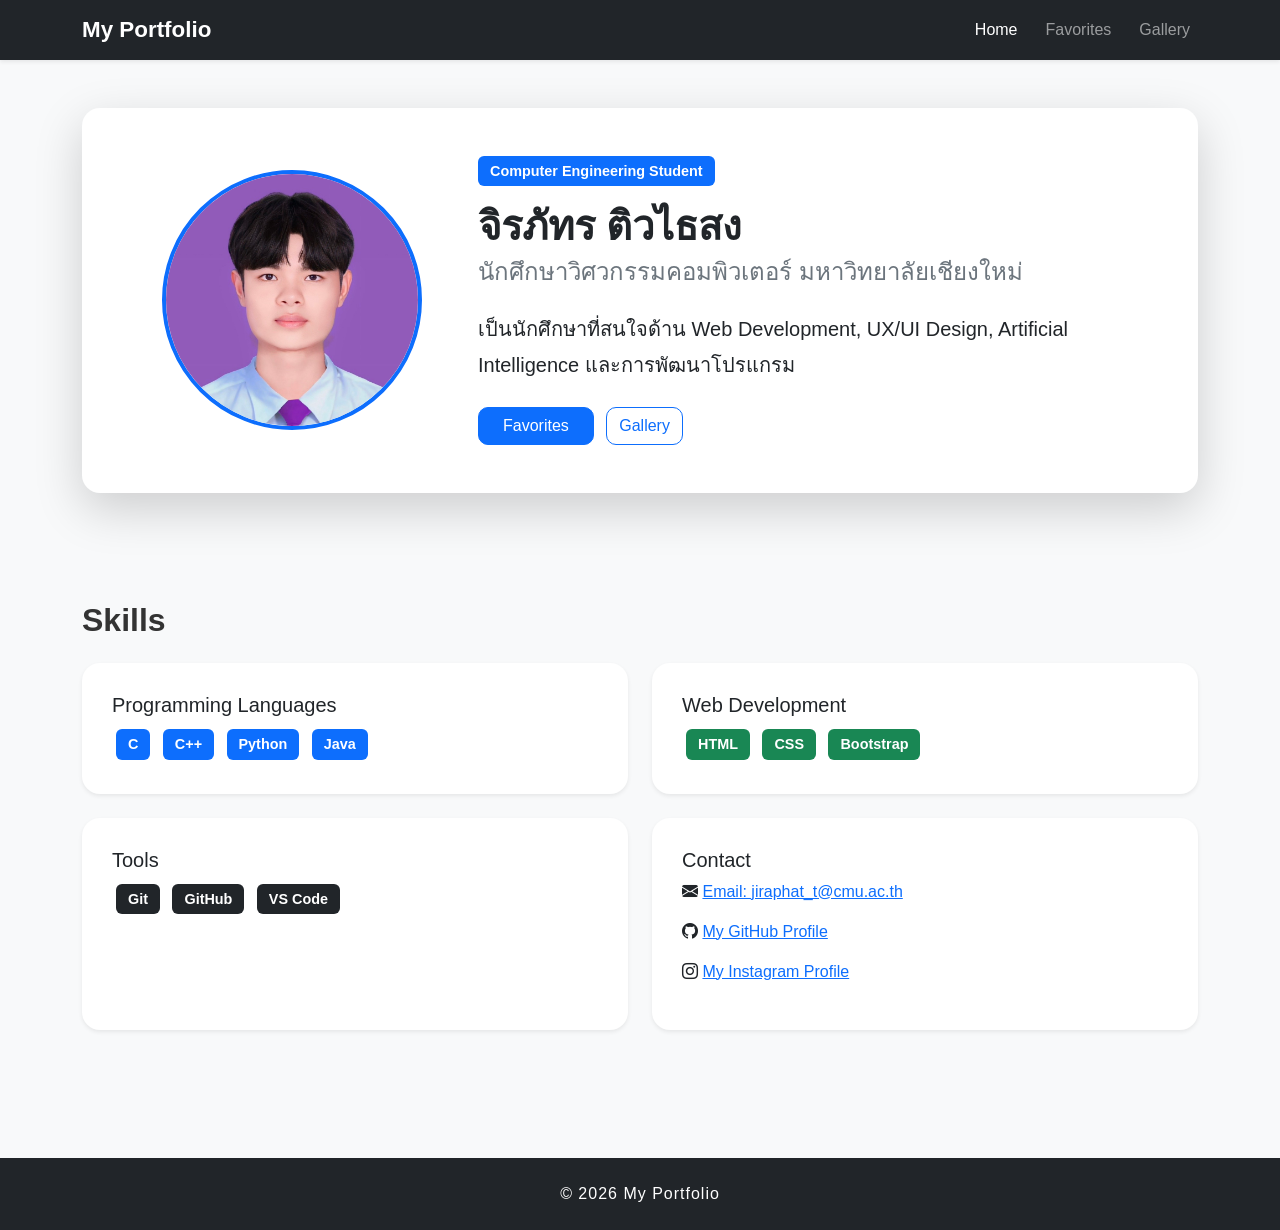
<file: index.html>
<!DOCTYPE html>
<html lang="th">

<head>
    <meta charset="UTF-8">
    <meta name="viewport" content="width=device-width, initial-scale=1.0">

    <title>My Portfolio</title>

    <link href="https://cdn.jsdelivr.net/npm/bootstrap@5.3.7/dist/css/bootstrap.min.css" rel="stylesheet">

    <link rel="stylesheet"
        href="https://cdn.jsdelivr.net/npm/bootstrap-icons@1.13.1/font/bootstrap-icons.min.css">

    <link rel="stylesheet" href="css/style.css">
</head>

<body>

    <nav class="navbar navbar-expand-lg navbar-dark bg-dark shadow-sm">

        <div class="container">

            <a class="navbar-brand fw-bold" href="index.html">
                My Portfolio
            </a>

            <button class="navbar-toggler"
                type="button"
                data-bs-toggle="collapse"
                data-bs-target="#navbar">

                <span class="navbar-toggler-icon"></span>

            </button>

            <div class="collapse navbar-collapse" id="navbar">

                <ul class="navbar-nav ms-auto">

                    <li class="nav-item">
                        <a class="nav-link active" href="index.html">
                            Home
                        </a>
                    </li>

                    <li class="nav-item">
                        <a class="nav-link" href="favorites.html">
                            Favorites
                        </a>
                    </li>

                    <li class="nav-item">
                        <a class="nav-link" href="gallery.html">
                            Gallery
                        </a>
                    </li>

                </ul>

            </div>

        </div>

    </nav>

    <section class="container py-5">

        <div class="card border-0 shadow-lg">

            <div class="card-body p-5">

                <div class="row align-items-center">

                    <div class="col-lg-4 text-center mb-4 mb-lg-0">

                        <img src="images/profile.jpg"
                            class="img-fluid rounded-circle border border-4 border-primary"
                            width="260"
                            alt="Profile">

                    </div>

                    <div class="col-lg-8">

                        <span class="badge text-bg-primary mb-3">
                            Computer Engineering Student
                        </span>

                        <h1 class="fw-bold">
                            จิรภัทร ติวไธสง
                        </h1>

                        <h4 class="text-secondary mb-4">
                            นักศึกษาวิศวกรรมคอมพิวเตอร์
                            มหาวิทยาลัยเชียงใหม่
                        </h4>

                        <p class="lead">

                            เป็นนักศึกษาที่สนใจด้าน
                            Web Development,
                            UX/UI Design,
                            Artificial Intelligence
                            และการพัฒนาโปรแกรม

                        </p>

                        <div class="mt-4">

                            <a href="favorites.html"
                                class="btn btn-primary me-2">

                                Favorites

                            </a>

                            <a href="gallery.html"
                                class="btn btn-outline-primary">

                                Gallery

                            </a>

                        </div>

                    </div>

                </div>

            </div>

        </div>

    </section>

    <section class="container pb-5">

        <h2 class="fw-bold mb-4">

            Skills

        </h2>

        <div class="row g-4">

            <div class="col-md-6">

                <div class="card h-100 shadow-sm">

                    <div class="card-body">

                        <h5>

                            Programming Languages

                        </h5>

                        <span class="badge text-bg-primary m-1">C</span>
                        <span class="badge text-bg-primary m-1">C++</span>
                        <span class="badge text-bg-primary m-1">Python</span>
                        <span class="badge text-bg-primary m-1">Java</span>

                    </div>

                </div>

            </div>

            <div class="col-md-6">

                <div class="card h-100 shadow-sm">

                    <div class="card-body">

                        <h5>

                            Web Development

                        </h5>

                        <span class="badge text-bg-success m-1">HTML</span>
                        <span class="badge text-bg-success m-1">CSS</span>
                        <span class="badge text-bg-success m-1">Bootstrap</span>

                    </div>

                </div>

            </div>

            <div class="col-md-6">

                <div class="card h-100 shadow-sm">

                    <div class="card-body">

                        <h5>

                            Tools

                        </h5>

                        <span class="badge text-bg-dark m-1">Git</span>
                        <span class="badge text-bg-dark m-1">GitHub</span>
                        <span class="badge text-bg-dark m-1">VS Code</span>

                    </div>

                </div>

            </div>

            <div class="col-md-6">

                <div class="card h-100 shadow-sm">

                    <div class="card-body">

                        <h5>

                            Contact

                        </h5>

                        <p>

                            <i class="bi bi-envelope-fill"></i>

                            <a href="mailto:jiraphat_t@cmu.ac.th">Email: jiraphat_t@cmu.ac.th</a>

                        </p>

                        <p>

                            <i class="bi bi-github"></i>

                            <a href="https://github.com/PaoPei01" target="_blank" >My GitHub Profile</a>

                        </p>

                        <p>

                            <i class="bi bi-instagram"></i>

                            <a href="https://www.instagram.com/paopei.pa/" target="_blank" >My Instagram Profile</a>

                        </p>

                    </div>

                </div>

            </div>

        </div>

    </section>

    <footer class="bg-dark text-white text-center py-4">

        <p class="mb-0">

            © 2026 My Portfolio

        </p>

    </footer>

    <script src="https://cdn.jsdelivr.net/npm/bootstrap@5.3.7/dist/js/bootstrap.bundle.min.js"></script>

</body>

</html>
</file>
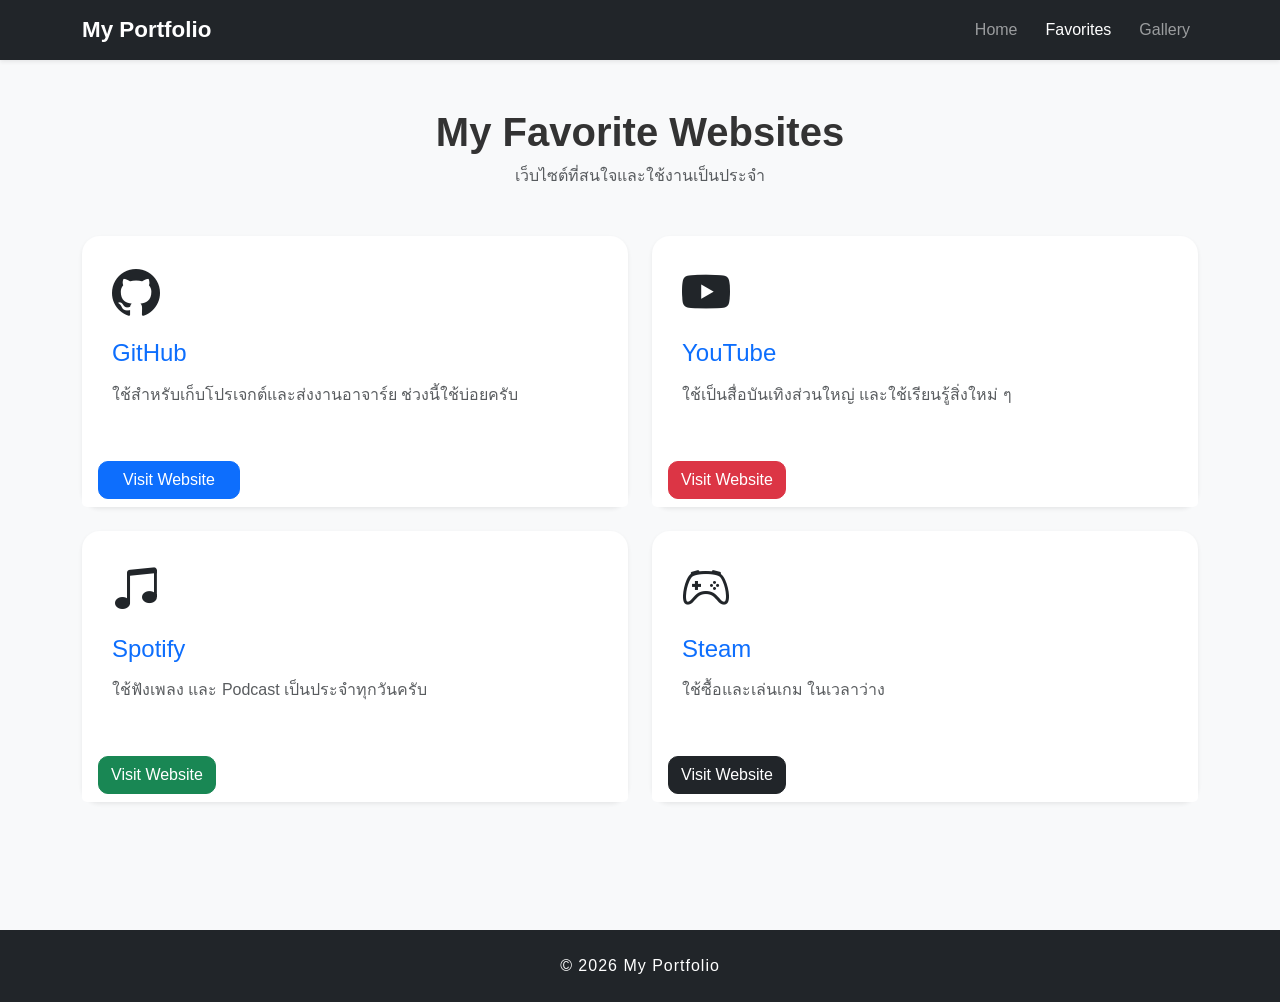
<file: favorites.html>
<!DOCTYPE html>
<html lang="th">

<head>

    <meta charset="UTF-8">
    <meta name="viewport" content="width=device-width, initial-scale=1.0">

    <title>Favorites</title>

    <link href="https://cdn.jsdelivr.net/npm/bootstrap@5.3.7/dist/css/bootstrap.min.css" rel="stylesheet">

    <link rel="stylesheet"
        href="https://cdn.jsdelivr.net/npm/bootstrap-icons@1.13.1/font/bootstrap-icons.min.css">

    <link rel="stylesheet" href="css/style.css">

</head>

<body>

    <nav class="navbar navbar-expand-lg navbar-dark bg-dark shadow-sm">

        <div class="container">

            <a class="navbar-brand fw-bold" href="index.html">
                My Portfolio
            </a>

            <button class="navbar-toggler"
                type="button"
                data-bs-toggle="collapse"
                data-bs-target="#navbar">

                <span class="navbar-toggler-icon"></span>

            </button>

            <div class="collapse navbar-collapse" id="navbar">

                <ul class="navbar-nav ms-auto">

                    <li class="nav-item">
                        <a class="nav-link" href="index.html">
                            Home
                        </a>
                    </li>

                    <li class="nav-item">
                        <a class="nav-link active" href="favorites.html">
                            Favorites
                        </a>
                    </li>

                    <li class="nav-item">
                        <a class="nav-link" href="gallery.html">
                            Gallery
                        </a>
                    </li>

                </ul>

            </div>

        </div>

    </nav>

    <section class="container py-5">

        <div class="text-center mb-5">

            <h1 class="fw-bold">
                My Favorite Websites
            </h1>

            <p class="text-muted">
                เว็บไซต์ที่สนใจและใช้งานเป็นประจำ
            </p>

        </div>

        <div class="row g-4">

            <div class="col-md-6">

                <div class="card h-100 shadow-sm favorite-card">

                    <div class="card-body">

                        <div class="display-5 mb-3">
                            <i class="bi bi-github"></i>
                        </div>

                        <h4>

                            <a href="https://github.com"
                                target="_blank"
                                class="text-decoration-none">

                                GitHub

                            </a>

                        </h4>

                        <p class="text-muted">

                            ใช้สำหรับเก็บโปรเจกต์และส่งงานอาจาร์ย ช่วงนี้ใช้บ่อยครับ

                        </p>

                    </div>

                    <div class="card-footer bg-white border-0">

                        <a href="https://github.com"
                            target="_blank"
                            class="btn btn-primary">

                            Visit Website

                        </a>

                    </div>

                </div>

            </div>

            <div class="col-md-6">

                <div class="card h-100 shadow-sm favorite-card">

                    <div class="card-body">

                        <div class="display-5 mb-3">

                            <i class="bi bi-youtube"></i>

                        </div>

                        <h4>

                            <a href="https://youtube.com"
                                target="_blank"
                                class="text-decoration-none">

                                YouTube

                            </a>

                        </h4>

                        <p class="text-muted">

                            ใช้เป็นสื่อบันเทิงส่วนใหญ่ และใช้เรียนรู้สิ่งใหม่ ๆ

                        </p>

                    </div>

                    <div class="card-footer bg-white border-0">

                        <a href="https://youtube.com"
                            target="_blank"
                            class="btn btn-danger">

                            Visit Website

                        </a>

                    </div>

                </div>

            </div>

            <div class="col-md-6">

                <div class="card h-100 shadow-sm favorite-card">

                    <div class="card-body">

                        <div class="display-5 mb-3">

                            <i class="bi bi-music-note-beamed"></i>

                        </div>

                        <h4>

                            <a href="https://spotify.com"
                                target="_blank"
                                class="text-decoration-none">

                                Spotify

                            </a>

                        </h4>

                        <p class="text-muted">

                            ใช้ฟังเพลง และ Podcast เป็นประจำทุกวันครับ

                        </p>

                    </div>

                    <div class="card-footer bg-white border-0">

                        <a href="https://spotify.com"
                            target="_blank"
                            class="btn btn-success">

                            Visit Website

                        </a>

                    </div>

                </div>

            </div>

            <div class="col-md-6">

                <div class="card h-100 shadow-sm favorite-card">

                    <div class="card-body">

                        <div class="display-5 mb-3">

                            <i class="bi bi-controller"></i>

                        </div>

                        <h4>

                            <a href="https://store.steampowered.com"
                                target="_blank"
                                class="text-decoration-none">

                                Steam

                            </a>

                        </h4>

                        <p class="text-muted">

                            ใช้ซื้อและเล่นเกม
                            ในเวลาว่าง

                        </p>

                    </div>

                    <div class="card-footer bg-white border-0">

                        <a href="https://store.steampowered.com"
                            target="_blank"
                            class="btn btn-dark">

                            Visit Website

                        </a>

                    </div>

                </div>

            </div>

        </div>

    </section>

    <footer class="bg-dark text-white text-center py-4">

        <p class="mb-0">

            © 2026 My Portfolio

        </p>

    </footer>

    <script src="https://cdn.jsdelivr.net/npm/bootstrap@5.3.7/dist/js/bootstrap.bundle.min.js"></script>

</body>

</html>
</file>
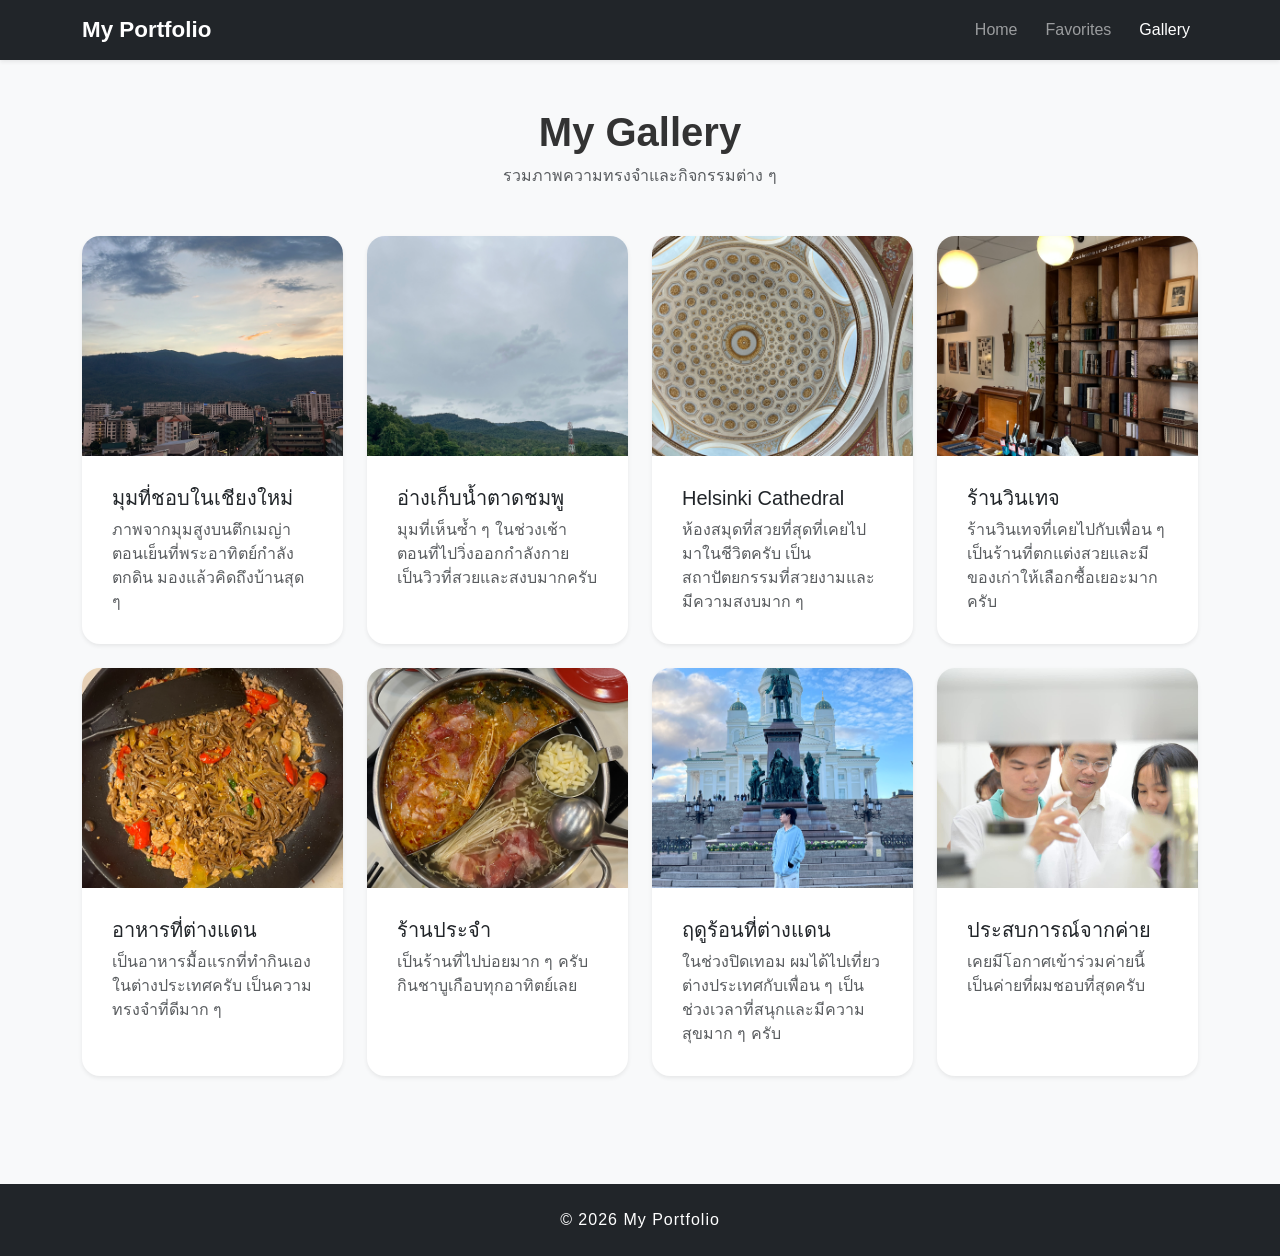
<file: gallery.html>
<!DOCTYPE html>
<html lang="th">

<head>

    <meta charset="UTF-8">
    <meta name="viewport" content="width=device-width, initial-scale=1.0">

    <title>Gallery</title>

    <link href="https://cdn.jsdelivr.net/npm/bootstrap@5.3.7/dist/css/bootstrap.min.css" rel="stylesheet">

    <link rel="stylesheet"
        href="https://cdn.jsdelivr.net/npm/bootstrap-icons@1.13.1/font/bootstrap-icons.min.css">

    <link rel="stylesheet" href="css/style.css">

</head>

<body>

    <nav class="navbar navbar-expand-lg navbar-dark bg-dark shadow-sm">

        <div class="container">

            <a class="navbar-brand fw-bold" href="index.html">
                My Portfolio
            </a>

            <button class="navbar-toggler"
                type="button"
                data-bs-toggle="collapse"
                data-bs-target="#navbar">

                <span class="navbar-toggler-icon"></span>

            </button>

            <div class="collapse navbar-collapse" id="navbar">

                <ul class="navbar-nav ms-auto">

                    <li class="nav-item">

                        <a class="nav-link"
                            href="index.html">

                            Home

                        </a>

                    </li>

                    <li class="nav-item">

                        <a class="nav-link"
                            href="favorites.html">

                            Favorites

                        </a>

                    </li>

                    <li class="nav-item">

                        <a class="nav-link active"
                            href="gallery.html">

                            Gallery

                        </a>

                    </li>

                </ul>

            </div>

        </div>

    </nav>

    <section class="container py-5">

        <div class="text-center mb-5">

            <h1 class="fw-bold">

                My Gallery

            </h1>

            <p class="text-muted">

                รวมภาพความทรงจำและกิจกรรมต่าง ๆ

            </p>

        </div>

        <div class="row g-4">

            <div class="col-sm-6 col-lg-3">

                <div class="card h-100 shadow-sm gallery-card">

                    <img src="images/photo1.jpg"
                        class="card-img-top gallery-image"
                        alt="Photo 1">

                    <div class="card-body">

                        <h5 class="card-title">

                            มุมที่ชอบในเชียงใหม่

                        </h5>

                        <p class="card-text text-muted">

                            ภาพจากมุมสูงบนตึกเมญ่า ตอนเย็นที่พระอาทิตย์กำลังตกดิน มองแล้วคิดถึงบ้านสุด ๆ

                        </p>

                    </div>

                </div>

            </div>

            <div class="col-sm-6 col-lg-3">

                <div class="card h-100 shadow-sm gallery-card">

                    <img src="images/photo2.jpg"
                        class="card-img-top gallery-image"
                        alt="Photo 2">

                    <div class="card-body">

                        <h5 class="card-title">

                            อ่างเก็บน้ำตาดชมพู

                        </h5>

                        <p class="card-text text-muted">

                            มุมที่เห็นซ้ำ ๆ ในช่วงเช้า ตอนที่ไปวิ่งออกกำลังกาย เป็นวิวที่สวยและสงบมากครับ

                        </p>

                    </div>

                </div>

            </div>

            <div class="col-sm-6 col-lg-3">

                <div class="card h-100 shadow-sm gallery-card">

                    <img src="images/photo3.jpg"
                        class="card-img-top gallery-image"
                        alt="Photo 3">

                    <div class="card-body">

                        <h5 class="card-title">

                            Helsinki Cathedral

                        </h5>

                        <p class="card-text text-muted">

                            ห้องสมุดที่สวยที่สุดที่เคยไปมาในชีวิตครับ เป็นสถาปัตยกรรมที่สวยงามและมีความสงบมาก ๆ

                        </p>

                    </div>

                </div>

            </div>

            <div class="col-sm-6 col-lg-3">

                <div class="card h-100 shadow-sm gallery-card">

                    <img src="images/photo4.jpg"
                        class="card-img-top gallery-image"
                        alt="Photo 4">

                    <div class="card-body">

                        <h5 class="card-title">

                            ร้านวินเทจ

                        </h5>

                        <p class="card-text text-muted">

                            ร้านวินเทจที่เคยไปกับเพื่อน ๆ เป็นร้านที่ตกแต่งสวยและมีของเก่าให้เลือกซื้อเยอะมากครับ

                        </p>

                    </div>

                </div>

            </div>

            <div class="col-sm-6 col-lg-3">

                <div class="card h-100 shadow-sm gallery-card">

                    <img src="images/photo5.jpg"
                        class="card-img-top gallery-image"
                        alt="Photo 5">

                    <div class="card-body">

                        <h5 class="card-title">

                            อาหารที่ต่างแดน

                        </h5>

                        <p class="card-text text-muted">

                            เป็นอาหารมื้อแรกที่ทำกินเองในต่างประเทศครับ เป็นความทรงจำที่ดีมาก ๆ

                        </p>

                    </div>

                </div>

            </div>

            <div class="col-sm-6 col-lg-3">

                <div class="card h-100 shadow-sm gallery-card">

                    <img src="images/photo6.jpg"
                        class="card-img-top gallery-image"
                        alt="Photo 6">

                    <div class="card-body">

                        <h5 class="card-title">

                            ร้านประจำ

                        </h5>

                        <p class="card-text text-muted">

                            เป็นร้านที่ไปบ่อยมาก ๆ ครับ กินชาบูเกือบทุกอาทิตย์เลย

                        </p>

                    </div>

                </div>

            </div>

            <div class="col-sm-6 col-lg-3">

                <div class="card h-100 shadow-sm gallery-card">

                    <img src="images/photo7.jpg"
                        class="card-img-top gallery-image"
                        alt="Photo 7">

                    <div class="card-body">

                        <h5 class="card-title">

                            ฤดูร้อนที่ต่างแดน

                        </h5>

                        <p class="card-text text-muted">

                            ในช่วงปิดเทอม ผมได้ไปเที่ยวต่างประเทศกับเพื่อน ๆ เป็นช่วงเวลาที่สนุกและมีความสุขมาก ๆ ครับ

                        </p>

                    </div>

                </div>

            </div>

            <div class="col-sm-6 col-lg-3">

                <div class="card h-100 shadow-sm gallery-card">

                    <img src="images/photo8.jpg"
                        class="card-img-top gallery-image"
                        alt="Photo 8">

                    <div class="card-body">

                        <h5 class="card-title">

                            ประสบการณ์จากค่าย

                        </h5>

                        <p class="card-text text-muted">

                            เคยมีโอกาศเข้าร่วมค่ายนี้ เป็นค่ายที่ผมชอบที่สุดครับ

                        </p>

                    </div>

                </div>

            </div>

        </div>

    </section>

    <footer class="bg-dark text-white text-center py-4 mt-5">

        <p class="mb-0">

            © 2026 My Portfolio

        </p>

    </footer>

    <script src="https://cdn.jsdelivr.net/npm/bootstrap@5.3.7/dist/js/bootstrap.bundle.min.js"></script>

</body>

</html>
</file>
<file: css/style.css>
body{
    background-color:#f8f9fa;
    font-family:Arial, Helvetica, sans-serif;
    color:#333;
}

section{
    margin-bottom:60px;
}

a{
    transition:0.3s;
}

a:hover{
    text-decoration:none;
}

.navbar-brand{
    font-size:1.4rem;
}

.nav-link{
    margin-left:12px;
}

.nav-link:hover{
    color:#0d6efd !important;
}

.rounded-circle{
    object-fit:cover;
}

.card{
    border:none;
    border-radius:18px;
}

.card-body{
    padding:30px;
}

.display-5{
    font-weight:bold;
}

.lead{
    line-height:1.8;
}

.badge{
    font-size:0.9rem;
    padding:8px 12px;
}

.btn{
    border-radius:10px;
}

.btn-primary{
    padding-left:24px;
    padding-right:24px;
}

.favorite-card{
    transition:0.3s;
}

.favorite-card:hover{

    transform:translateY(-8px);

    box-shadow:0 12px 24px rgba(0,0,0,0.15);

}

.favorite-card h4{

    margin-bottom:15px;

}

.favorite-card a{

    text-decoration:none;

}

.favorite-card a:hover{

    color:#0d6efd;

}

.gallery-card{

    overflow:hidden;

    transition:0.3s;

}

.gallery-card:hover{

    transform:translateY(-8px);

    box-shadow:0 12px 24px rgba(0,0,0,0.15);

}

.gallery-image{

    width:100%;

    height:220px;

    object-fit:cover;

}

.gallery-card img{

    transition:0.4s;

}

.gallery-card:hover img{

    transform:scale(1.05);

}


footer{

    margin-top:80px;

}

footer p{

    margin:0;

    letter-spacing:1px;

}

.shadow-sm{

    transition:0.3s;

}

.shadow-sm:hover{

    box-shadow:0 10px 20px rgba(0,0,0,.15)!important;

}

@media (max-width:992px){

    .navbar-nav{

        margin-top:15px;

    }

}

@media (max-width:768px){

    .lead{

        font-size:1rem;

    }

    .card-body{

        padding:22px;

    }

    h1{

        font-size:2rem;

    }

}

@media (max-width:576px){

    .badge{

        margin-bottom:8px;

    }

    .gallery-image{

        height:200px;

    }

    footer{

        font-size:0.9rem;

    }

}
</file>
